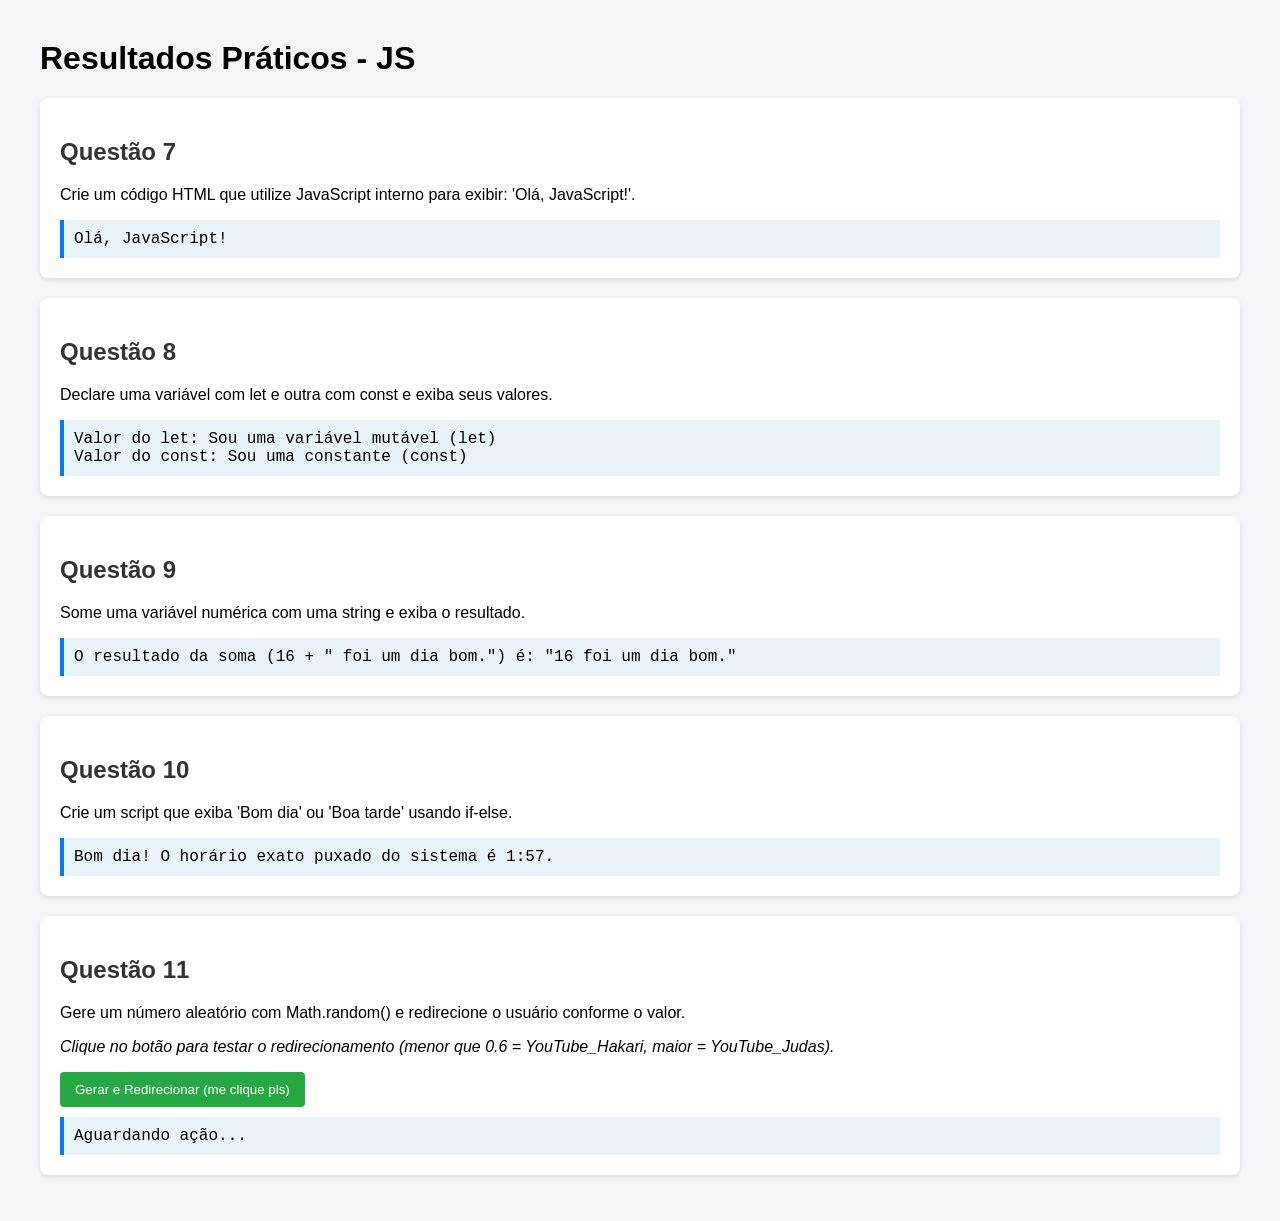
<file: P2_TFLI_E2/index.html>
<!DOCTYPE html>
<html lang="pt-BR">
<head>
    <meta charset="UTF-8">
    <meta name="viewport" content="width=device-width, initial-scale=1.0">
    <title>Resolução Exercícios JavaScript</title>
    <style>
        body {
            font-family: Arial, sans-serif;
            margin: 40px;
            background-color: #f4f4f9;
        }
        .container {
            background-color: white;
            padding: 20px;
            border-radius: 8px;
            box-shadow: 0 2px 5px rgba(0,0,0,0.1);
            margin-bottom: 20px;
        }
        h2 { color: #333; }
        .resposta {
            background-color: #e8f4f8;
            padding: 10px;
            border-left: 4px solid #007BFF;
            font-family: monospace;
            font-size: 16px;
        }
        button {
            padding: 10px 15px;
            background-color: #28a745;
            color: white;
            border: none;
            border-radius: 4px;
            cursor: pointer;
        }
        button:hover { background-color: #218838; }
    </style>
</head>
<body>

    <h1>Resultados Práticos - JS</h1>

    <div class="container">
        <h2>Questão 7</h2>
        <p>Crie um código HTML que utilize JavaScript interno para exibir: 'Olá, JavaScript!'.</p>
        <div id="q7" class="resposta"></div>
    </div>

    <div class="container">
        <h2>Questão 8</h2>
        <p>Declare uma variável com let e outra com const e exiba seus valores.</p>
        <div id="q8" class="resposta"></div>
    </div>

    <div class="container">
        <h2>Questão 9</h2>
        <p>Some uma variável numérica com uma string e exiba o resultado.</p>
        <div id="q9" class="resposta"></div>
    </div>

    <div class="container">
        <h2>Questão 10</h2>
        <p>Crie um script que exiba 'Bom dia' ou 'Boa tarde' usando if-else.</p>
        <div id="q10" class="resposta"></div>
    </div>

    <div class="container">
        <h2>Questão 11</h2>
        <p>Gere um número aleatório com Math.random() e redirecione o usuário conforme o valor.</p>
        <p><em>Clique no botão para testar o redirecionamento (menor que 0.6 = YouTube_Hakari, maior = YouTube_Judas).</em></p>
        <button onclick="executarQuestao11()">Gerar e Redirecionar (me clique pls)</button>
        <div id="q11" class="resposta" style="margin-top: 10px;">Aguardando ação...</div>
    </div>

    <script>
        // --- Questão 7 ---
        document.getElementById('q7').innerText = 'Olá, JavaScript!';

        // --- Questão 8 ---
        let variavelLet = "Sou uma variável mutável (let)";
        const variavelConst = "Sou uma constante (const)";
        document.getElementById('q8').innerHTML = `Valor do let: ${variavelLet} <br> Valor do const: ${variavelConst}`;

        // --- Questão 9 ---
        let numero = 16;
        let texto = " foi um dia bom.";
        let resultadoSoma = numero + texto; 
        document.getElementById('q9').innerText = `O resultado da soma (16 + " foi um dia bom.") é: "${resultadoSoma}"`;

        // --- Questão 10 ---
const dataAtual = new Date();
const horas = dataAtual.getHours();

const minutos = dataAtual.getMinutes().toString().padStart(2, '0');

let saudacao = "";

if (horas < 12) {
    saudacao = "Bom dia!";
} else if (horas < 18) {
    saudacao = "Boa tarde!";
} else {
    saudacao = "Boa noite!";
}

const horarioExato = `${horas}:${minutos}`;
document.getElementById('q10').innerText = `${saudacao} O horário exato puxado do sistema é ${horarioExato}.`;

        // --- Questão 11 ---
        function executarQuestao11() {
            let valorAleatorio = Math.random();
            document.getElementById('q11').innerText = `Valor gerado: ${valorAleatorio.toFixed(2)}. Redirecionando...`;
            
            
            setTimeout(() => {
                if (valorAleatorio < 0.6) {
                    window.location.href = "https://youtu.be/8SCHWXS4yKg?si=UzNH1fXHX4BUSGox";
                } else {
                    window.location.href = "https://youtu.be/44pt8w67S8I?si=f9ElukH9W6RscR9m";
                }
            }, 1500);
        }
    </script>
</body>
</html>
</file>
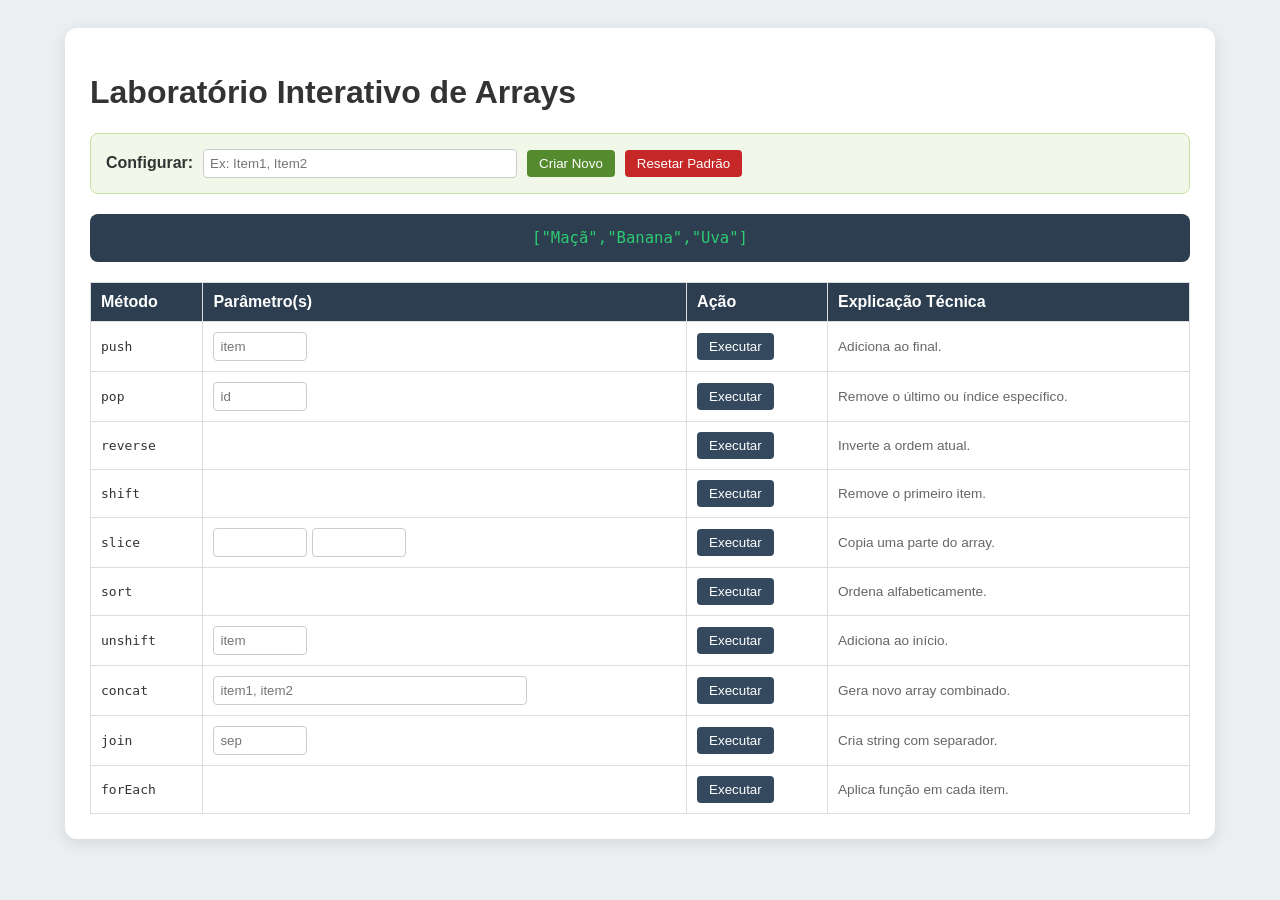
<file: P2_TFLI_E3/index.html>
<!DOCTYPE html>
<html lang="pt-br">
<head>
    <meta charset="UTF-8">
    <meta name="viewport" content="width=device-width, initial-scale=1.0">
    <title>Laboratório de Arrays - Reset</title>
    <style>
        body { font-family: 'Segoe UI', sans-serif; padding: 20px; background: #eceff1; color: #333; }
        .container { max-width: 1100px; margin: auto; background: white; padding: 25px; border-radius: 12px; box-shadow: 0 4px 15px rgba(0,0,0,0.1); }
        .setup-section { background: #f1f8e9; padding: 15px; border-radius: 8px; margin-bottom: 20px; border: 1px solid #c5e1a5; display: flex; gap: 10px; align-items: center; }
        .current-array { background: #2c3e50; color: #2ecc71; padding: 15px; border-radius: 8px; font-family: monospace; font-size: 1.2em; margin-bottom: 20px; text-align: center; }
        table { width: 100%; border-collapse: collapse; }
        th, td { border: 1px solid #ddd; padding: 10px; text-align: left; }
        th { background-color: #2c3e50; color: white; }
        input { padding: 6px; border: 1px solid #ccc; border-radius: 4px; }
        .input-wide { width: 300px; }
        .input-small { width: 80px; }
        button { padding: 6px 12px; background: #34495e; color: white; border: none; border-radius: 4px; cursor: pointer; }
        button:hover { background: #2c3e50; }
        .btn-setup { background: #558b2f; }
        .btn-reset { background: #c62828; }
        .btn-reset:hover { background: #b71c1c; }
        .desc { font-size: 0.85em; color: #666; }
    </style>
</head>
<body>

<div class="container">
    <h1>Laboratório Interativo de Arrays</h1>
    
    <div class="setup-section">
        <strong>Configurar:</strong>
        <input type="text" id="input-setup" class="input-wide" placeholder="Ex: Item1, Item2">
        <button id="btn-setup" class="btn-setup">Criar Novo</button>
        <button id="btn-reset" class="btn-reset">Resetar Padrão</button>
    </div>

    <div class="current-array" id="display-array"></div>

    <table>
        <thead>
            <tr>
                <th>Método</th>
                <th>Parâmetro(s)</th>
                <th>Ação</th>
                <th>Explicação Técnica</th>
            </tr>
        </thead>
        <tbody id="tabela-metodos"></tbody>
    </table>
</div>

<script src="JS/script.js"></script>

</body>
</html>
</file>
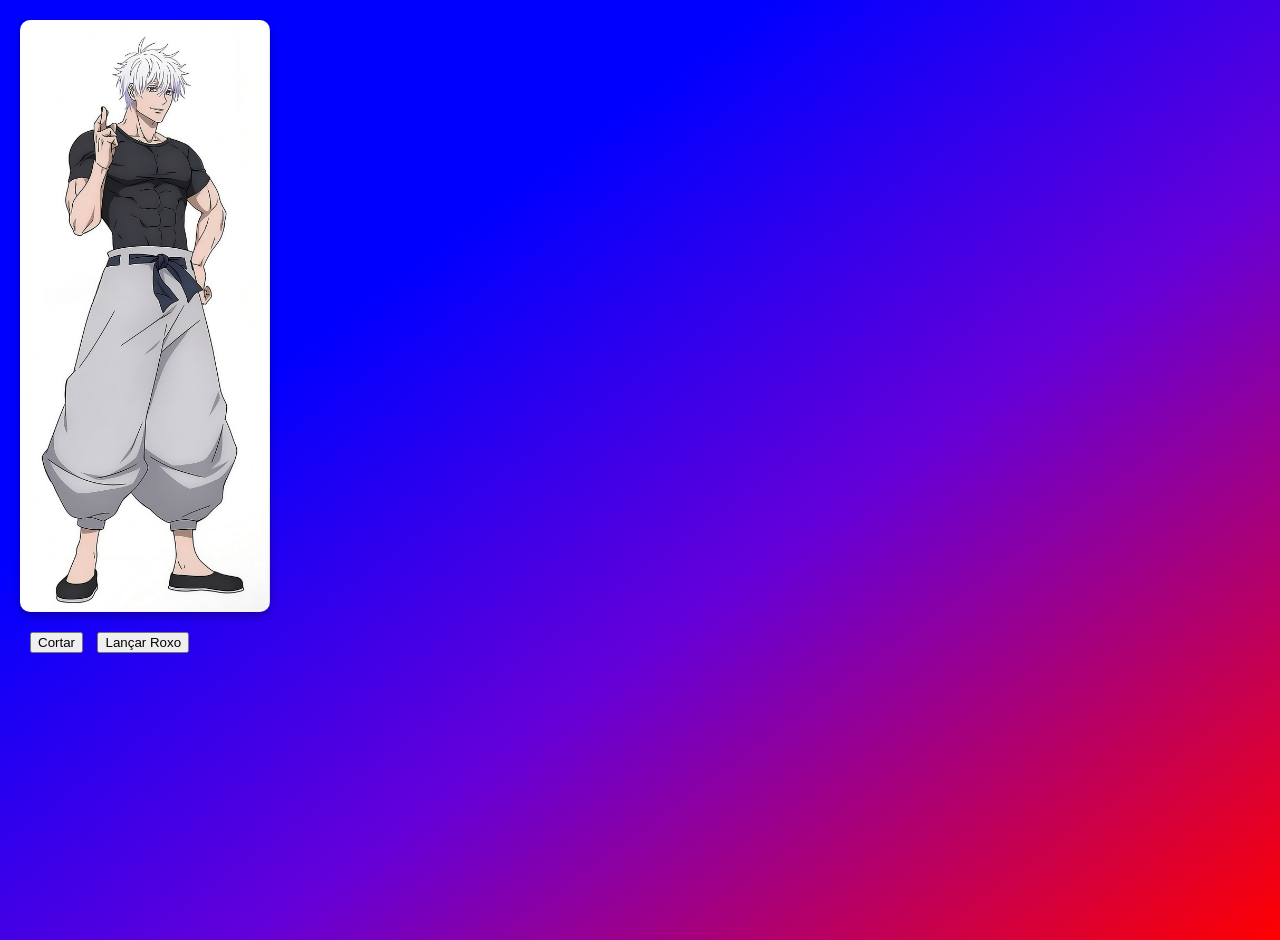
<file: P2_TFLI_E2.1/Q1/index.html>
<!DOCTYPE html>
<html lang="PT-BR">
<head>
    <meta charset="UTF-8">
    <meta name="viewport" content="width=device-width, initial-scale=1.0">
    <title>Exercício 2</title>
    <link rel="stylesheet" href="Css/style.css">
    <script src="JS/script.js"></script>
</head>
<body>
    <div id="image-container">
        <img id="main-image" src="img/Fullbody.jpeg" alt="Imagem principal" style="max-width: 250px; height: auto; display: block; border-radius: 10px; box-shadow: 0 4px 8px rgba(0,0,0,0.3);">
    </div>

    <div id="caption" style="margin-top: 10px; font-weight: bold;"></div>
    <div id="domain-caption" style="margin-top: 10px; font-weight: bold; color: purple;"></div>

    <div style="margin-top: 20px;">
        <button id="restore-btn" onclick="restoreImage()" style="display: none;">Restaurar (Fullbody)</button>
        <button onclick="cutRandomImage()" style="margin-left: 10px;">Cortar</button>
        <button onclick="calculateGojoDomain()" style="margin-left: 10px;">Lançar Roxo</button>
        <button id="restore-domain-btn" onclick="restoreDomainImage()" style="display: none; margin-left: 10px;">Restaurar Domínio</button>
    </div>

    <script>
        function restoreImage() {
            document.getElementById('main-image').src = 'img/Fullbody.jpeg';
            document.getElementById('caption').innerText = '';
            document.getElementById('restore-btn').style.display = 'none';
        }

        function cutRandomImage() {
            const images = ['img/Peito.png', 'img/Pelvis.png', 'img/Pernas.png'];
            const randomIndex = Math.floor(Math.random() * images.length);
            document.getElementById('main-image').src = images[randomIndex];
            document.getElementById('caption').innerText = 'Cortado';
            document.getElementById('restore-btn').style.display = 'inline-block';
        }
    </script>
</body>
</html>
</file>
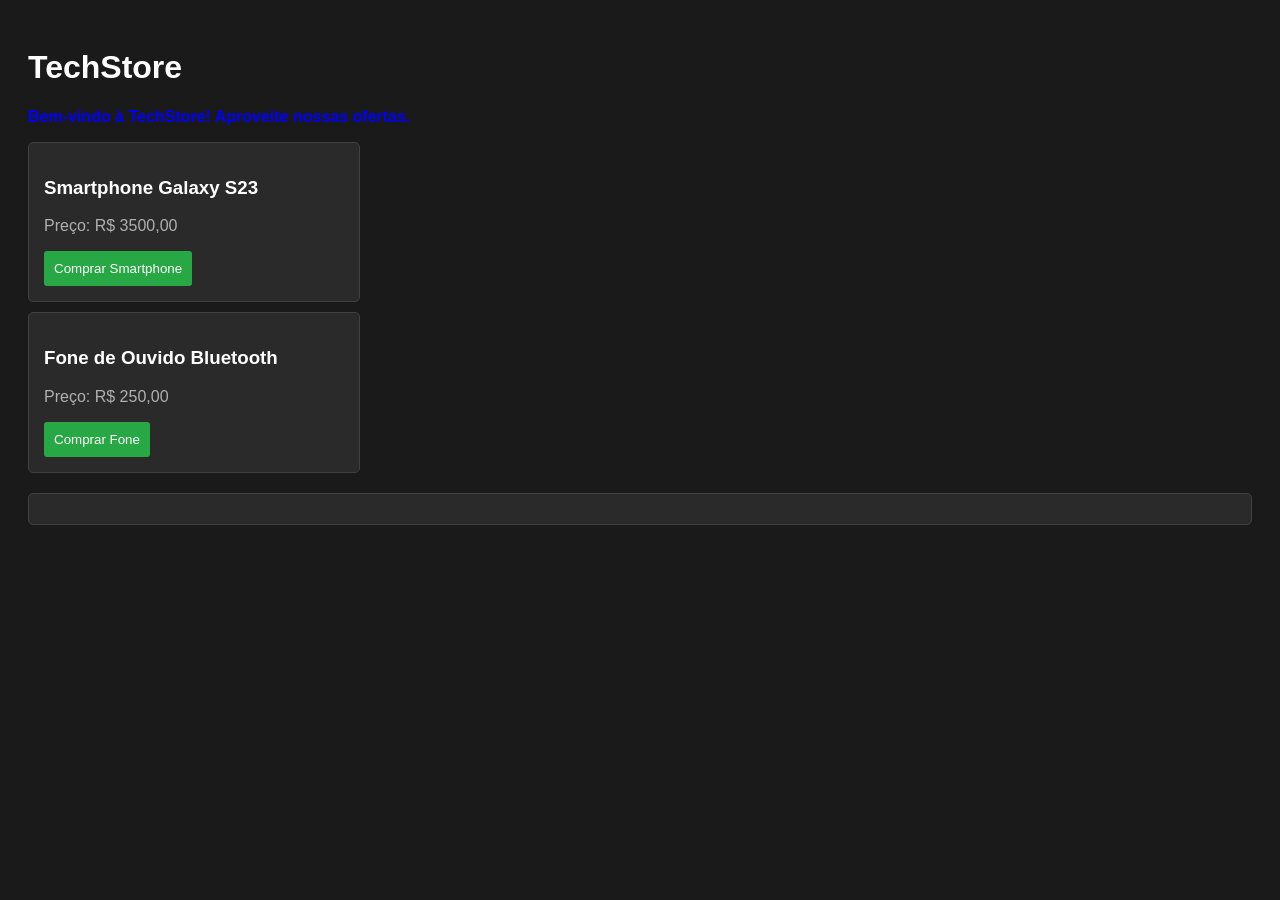
<file: P2_TFLI_E2.1/Q2/index.html>
<!DOCTYPE html>
<html lang="PT-BR">
<head>
    <meta charset="UTF-8">
    <meta name="viewport" content="width=device-width, initial-scale=1.0">
    <title>TechStore - Loja Virtual</title>
    
    <script src="Js/script.js"></script>

    <script>
        function mensagemBoasVindas() {
            document.getElementById("boas-vindas").innerText = "Bem-vindo à TechStore! Aproveite nossas ofertas.";
        }
    </script>

    <style>
        body { font-family: Arial, sans-serif; padding: 20px; background-color: #1a1a1a; color: #e0e0e0; }
        h1 { color: #ffffff; }
        .produto { border: 1px solid #404040; padding: 15px; margin-bottom: 10px; border-radius: 5px; background: #2a2a2a; max-width: 300px; color: #e0e0e0; }
        .produto h3 { color: #ffffff; }
        .produto p { color: #b0b0b0; }
        button { background-color: #28a745; color: white; border: none; padding: 10px; cursor: pointer; border-radius: 3px; }
        button:hover { background-color: #20c997; }
        #resultado { margin-top: 20px; padding: 15px; background-color: #2a2a2a; border-radius: 5px; font-weight: bold; white-space: pre-wrap; color: #e0e0e0; border: 1px solid #404040; }
    </style>
</head>
<body onload="mensagemBoasVindas()">

    <h1>TechStore</h1>
    <p id="boas-vindas" style="color: blue; font-weight: bold;"></p>

    <div class="produto">
        <h3>Smartphone Galaxy S23</h3>
        <p>Preço: R$ 3500,00</p>
        <button onclick="processarCompra('Smartphone Galaxy S23', 3500)">Comprar Smartphone</button>
    </div>

    <div class="produto">
        <h3>Fone de Ouvido Bluetooth</h3>
        <p>Preço: R$ 250,00</p>
        <button onclick="processarCompra('Fone de Ouvido Bluetooth', 250)">Comprar Fone</button>
    </div>

    <div id="resultado"></div>

</body>
</html>
</file>
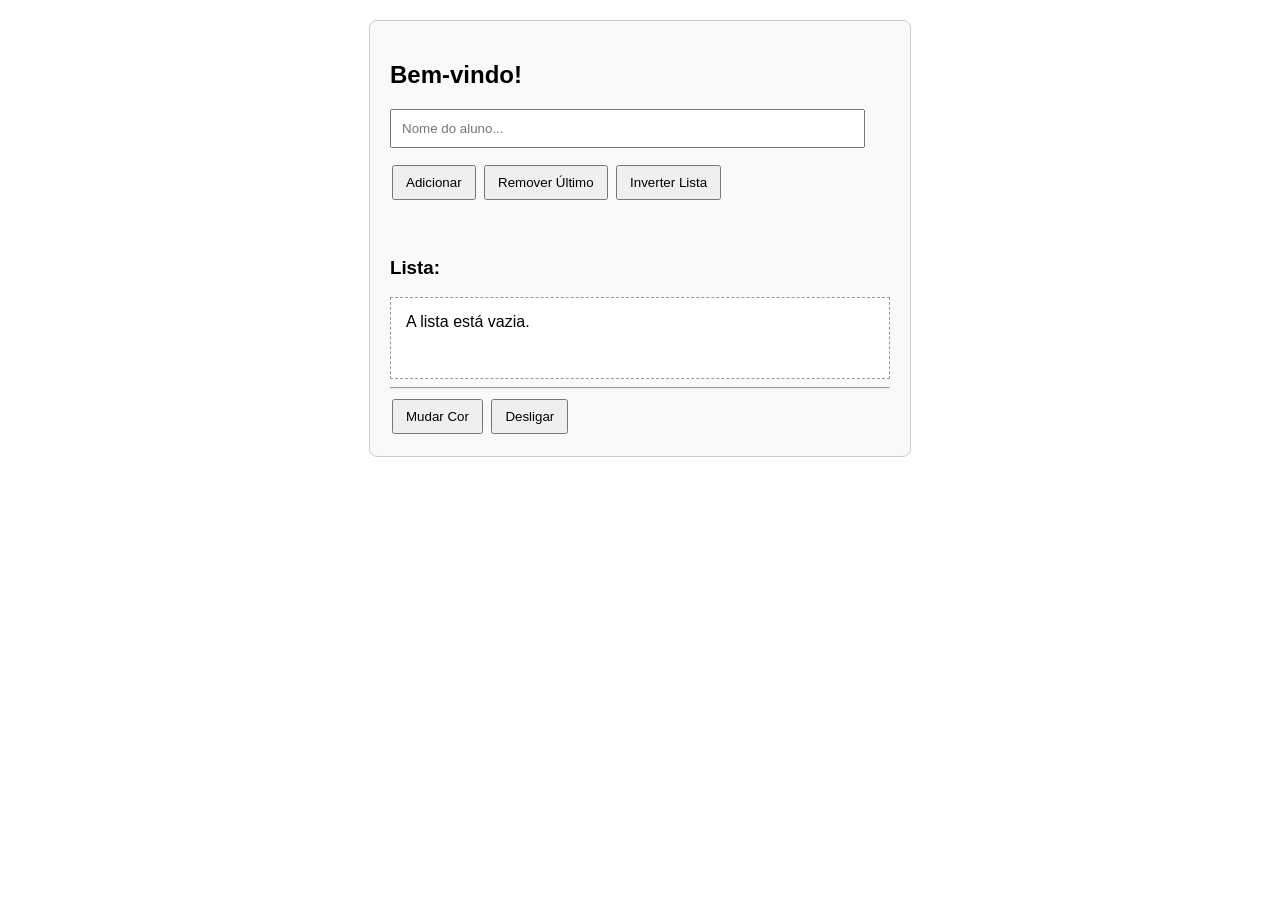
<file: Playground/Gerenciador_de_Alunos_P2_TFLI/index.html>
<!DOCTYPE html>
<html lang="Pt-BR">
<head>
    <meta charset="UTF-8">
    <meta name="viewport" content="width=device-width, initial-scale=1.0">
    <title>Gerenciador de Alunos</title>
    <link rel="stylesheet" href="Css/style.css">
</head>
<body>
    <div id="container">
        <h2 id="titulo">Bem-vindo!</h2>
        
        <input type="text" id="nome-aluno" placeholder="Nome do aluno..." onchange="formatarTexto()">
        
        <div class="botoes">
            <button onclick="adicionarAluno()">Adicionar</button>
            <button onclick="removerAluno()">Remover Último</button>
            <button onclick="inverterLista()">Inverter Lista</button>
        </div>

        <p id="mensagem"></p>

        <h3>Lista:</h3>
        <div id="lista-alunos">A lista está vazia.</div>

        <hr>
        
        <div class="botoes-extras">
            <button onclick="mudarCor()">Mudar Cor</button>
            <button id="btn-ligar" onclick="ligarDesligar()">Desligar</button>
        </div>
    </div>

    <script src="Js/script.js"></script>
    
</body>
</html>
</file>
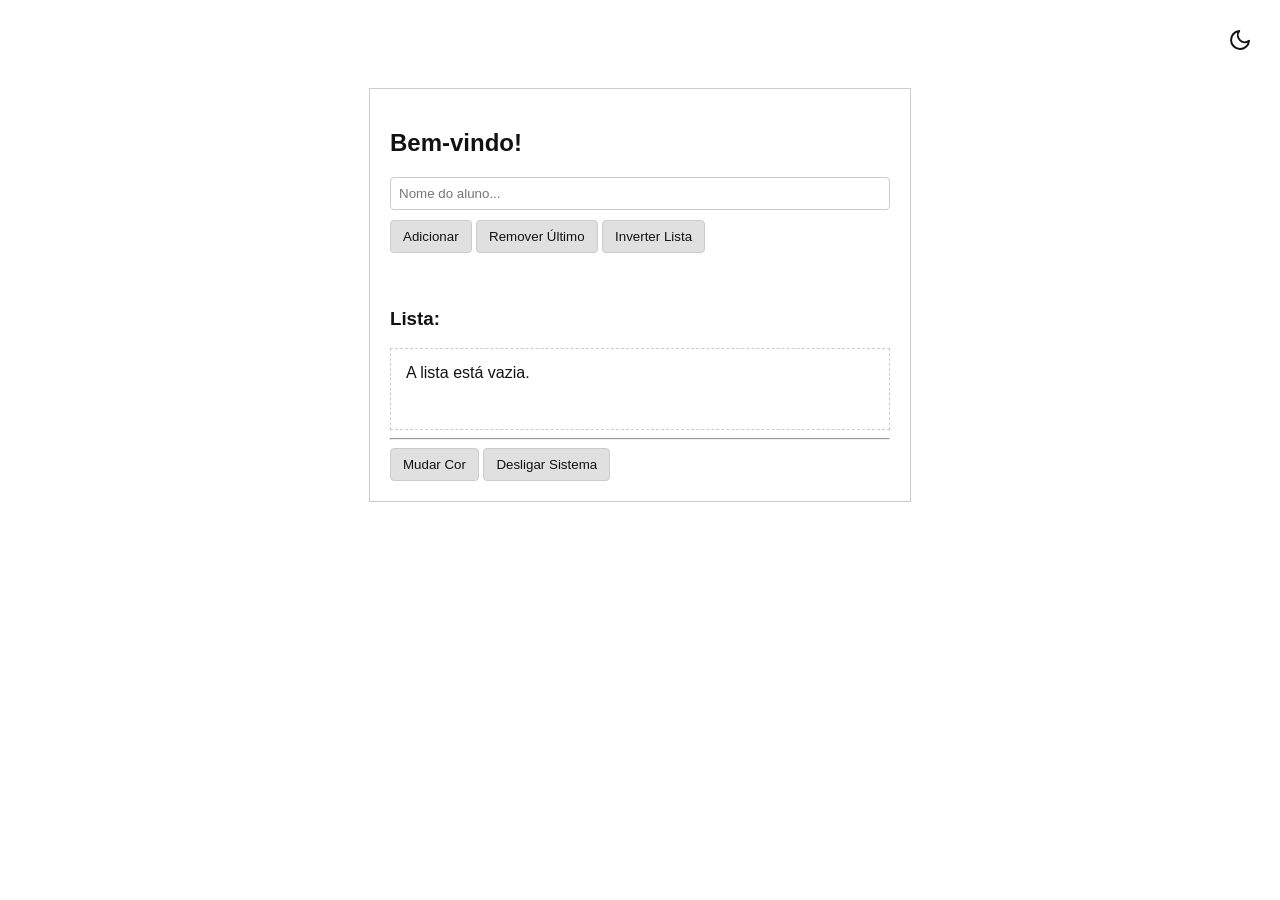
<file: Playground/P2_TFLI_Gerenciador_de_Alunos/index.html>
<!DOCTYPE html>
<html lang="pt-BR">
<head>
    <meta charset="UTF-8">
    <meta name="viewport" content="width=device-width, initial-scale=1.0">
    <title>Gerenciador de Alunos</title>
    <link rel="stylesheet" href="Css/style.css">
</head>
<body>

    <button type="button" id="btnTema" class="btn-tema" aria-label="Alternar Tema">
        <svg id="iconeSol" xmlns="http://www.w3.org/2000/svg" width="24" height="24" viewBox="0 0 24 24" fill="none" stroke="currentColor" stroke-width="2" stroke-linecap="round" stroke-linejoin="round" style="display: none;">
            <circle cx="12" cy="12" r="5"></circle>
            <line x1="12" y1="1" x2="12" y2="3"></line>
            <line x1="12" y1="21" x2="12" y2="23"></line>
            <line x1="4.22" y1="4.22" x2="5.64" y2="5.64"></line>
            <line x1="18.36" y1="18.36" x2="19.78" y2="19.78"></line>
            <line x1="1" y1="12" x2="3" y2="12"></line>
            <line x1="21" y1="12" x2="23" y2="12"></line>
            <line x1="4.22" y1="19.78" x2="5.64" y2="18.36"></line>
            <line x1="18.36" y1="5.64" x2="19.78" y2="4.22"></line>
        </svg>
        <svg id="iconeLua" xmlns="http://www.w3.org/2000/svg" width="24" height="24" viewBox="0 0 24 24" fill="none" stroke="currentColor" stroke-width="2" stroke-linecap="round" stroke-linejoin="round">
            <path d="M21 12.79A9 9 0 1 1 11.21 3 7 7 0 0 0 21 12.79z"></path>
        </svg>
    </button>

    <div id="container">
        <h2 id="titulo">Bem-vindo!</h2>
        
        <input type="text" id="nome-aluno" placeholder="Nome do aluno..." onchange="formatarTexto()" class="input-padrao">
        
        <div class="botoes">
            <button class="btn-entrar" onclick="adicionarAluno()">Adicionar</button>
            <button class="btn-entrar" onclick="removerAluno()">Remover Último</button>
            <button class="btn-entrar" onclick="inverterLista()">Inverter Lista</button>
        </div>

        <p id="mensagem" class="erro-msg"></p>

        <h3>Lista:</h3>
        <div id="lista-alunos">A lista está vazia.</div>

        <hr>
        
        <div class="botoes-extras">
            <button class="btn-entrar" onclick="mudarCor()">Mudar Cor</button>
            <button class="btn-entrar" id="btn-power" onclick="ligarDesligar()">Desligar Sistema</button>
        </div>
    </div>

    <script src="Js/script.js"></script>
</body>
</html>
</file>
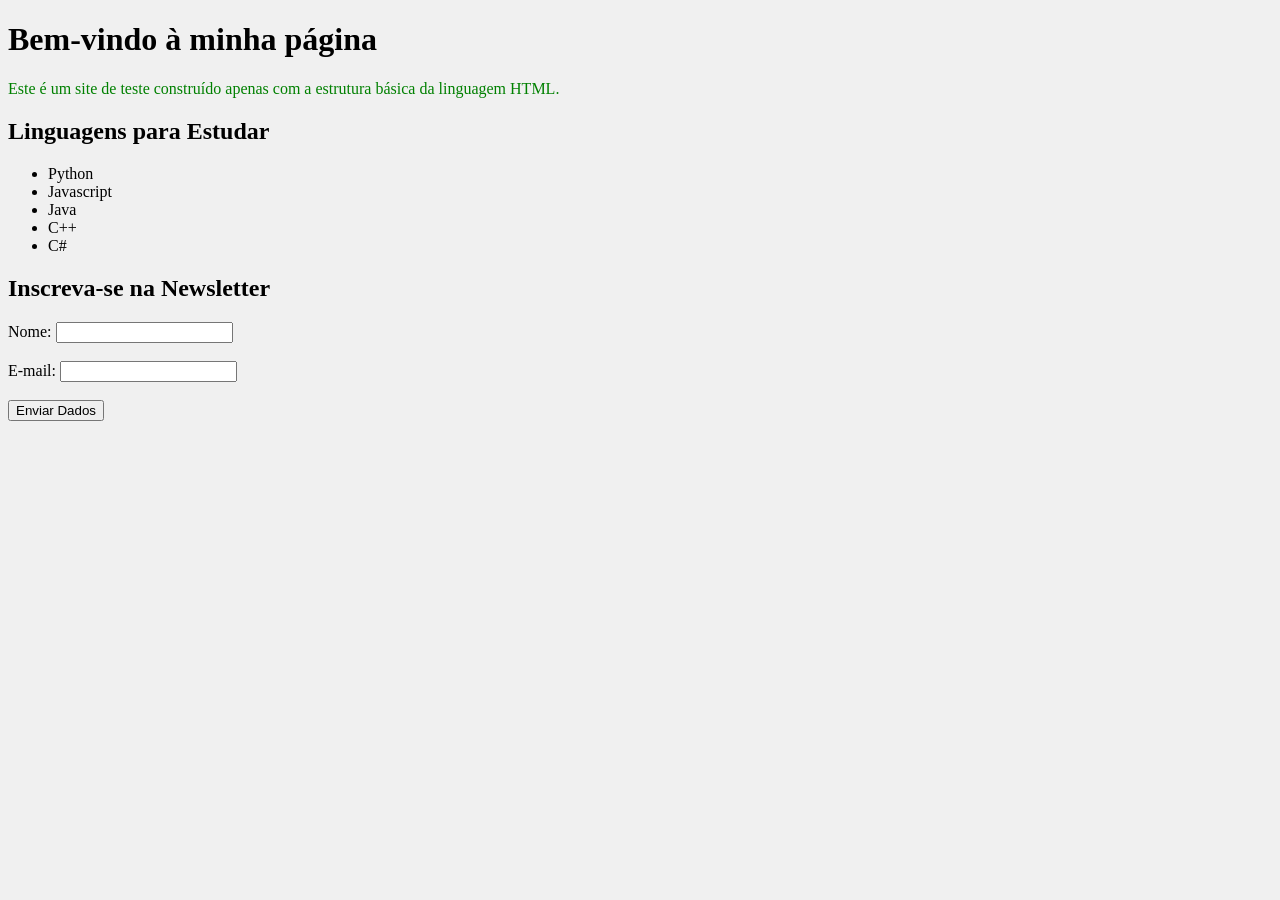
<file: Playground/Pagina_limpa_html/index.html>
<!DOCTYPE html>
<html>
<head>
    <title>HTML Puro</title>
</head>
<body bgcolor="#f0f0f0">

    <h1>Bem-vindo à minha página</h1>

    <font color="green">
        <p>Este é um site de teste construído apenas com a estrutura básica da linguagem HTML.</p>
    </font>

    <h2>Linguagens para Estudar</h2>
    <ul>
        <li>Python</li>
        <li>Javascript</li>
        <li>Java</li>
        <li>C++</li>
        <li>C#</li>
    </ul>

    <h2>Inscreva-se na Newsletter</h2>
    <form>
        Nome: <input type="text" name="nome"><br><br>
        E-mail: <input type="email" name="email"><br><br>
        <input type="submit" value="Enviar Dados">
    </form>

</body>

</html>
</file>
<file: P2_TFLI_E2.1/Q1/Css/style.css>
body {
    background: linear-gradient(to bottom right, blue 30%, rgb(101, 0, 216) 60%, rgb(255, 0, 0) 100%);
    min-height: 100vh;
    margin: 0;
    padding: 20px;
    color: white;
    font-family: sans-serif;
}

#domain-caption {
    color: #ff66ff !important;
    text-shadow: 1px 1px 2px black;
}
</file>
<file: Playground/Gerenciador_de_Alunos_P2_TFLI/Css/style.css>
body {
    font-family: Arial, sans-serif;
    margin: 20px;
    background-color: white;
    transition: background-color 0.3s;
}

#container {
    max-width: 500px;
    margin: 0 auto;
    padding: 20px;
    border: 1px solid #ccc;
    border-radius: 8px;
    background-color: #f9f9f9;
}

input {
    padding: 10px;
    width: 95%;
    margin-bottom: 15px;
    box-sizing: border-box;
}

button {
    padding: 8px 12px;
    margin: 2px;
    cursor: pointer;
}

#lista-alunos {
    margin-top: 15px;
    padding: 15px;
    background-color: white;
    border: 1px dashed #999;
    min-height: 50px;
}

#mensagem {
    color: green;
    height: 20px;
    font-weight: bold;
}
</file>
<file: Playground/P2_TFLI_Gerenciador_de_Alunos/Css/style.css>
:root {
    --bg-color: #ffffff;
    --text-color: #121212;
    --border-color: #cccccc;
    --input-bg: #ffffff;
    --btn-bg: #e0e0e0;
    --btn-hover: #d0d0d0;
    --error-color: #d32f2f;
}

[data-theme="dark"] {
    --bg-color: #121212;
    --text-color: #e0e0e0;
    --border-color: #555555;
    --input-bg: #1e1e1e;
    --btn-bg: #333333;
    --btn-hover: #444444;
    --error-color: #ff5252;
}

body {
    font-family: Arial, sans-serif;
    background-color: var(--bg-color);
    color: var(--text-color);
    padding: 20px;
    transition: background-color 0.3s, color 0.3s;
}

.btn-tema {
    position: absolute;
    top: 20px;
    right: 20px;
    background: none;
    border: none;
    color: var(--text-color);
    cursor: pointer;
    padding: 8px;
    display: flex;
    align-items: center;
    justify-content: center;
    border-radius: 50%;
    transition: background-color 0.2s;
}

.btn-tema:hover {
    background-color: var(--btn-bg);
}

#container {
    max-width: 500px;
    margin: 60px auto;
    padding: 20px;
    border: 1px solid var(--border-color);
    background-color: var(--input-bg);
}

.input-padrao {
    width: 100%;
    padding: 8px;
    box-sizing: border-box;
    background-color: var(--input-bg);
    color: var(--text-color);
    border: 1px solid var(--border-color);
    border-radius: 4px;
    margin-bottom: 10px;
}

.btn-entrar {
    padding: 8px 12px;
    background-color: var(--btn-bg);
    color: var(--text-color);
    border: 1px solid var(--border-color);
    border-radius: 4px;
    cursor: pointer;
}

.btn-entrar:hover {
    background-color: var(--btn-hover);
}

#lista-alunos {
    margin-top: 15px;
    padding: 15px;
    border: 1px dashed var(--border-color);
    min-height: 50px;
}

.erro-msg {
    color: #28a745; 
    font-weight: bold;
    height: 20px;
}
</file>
